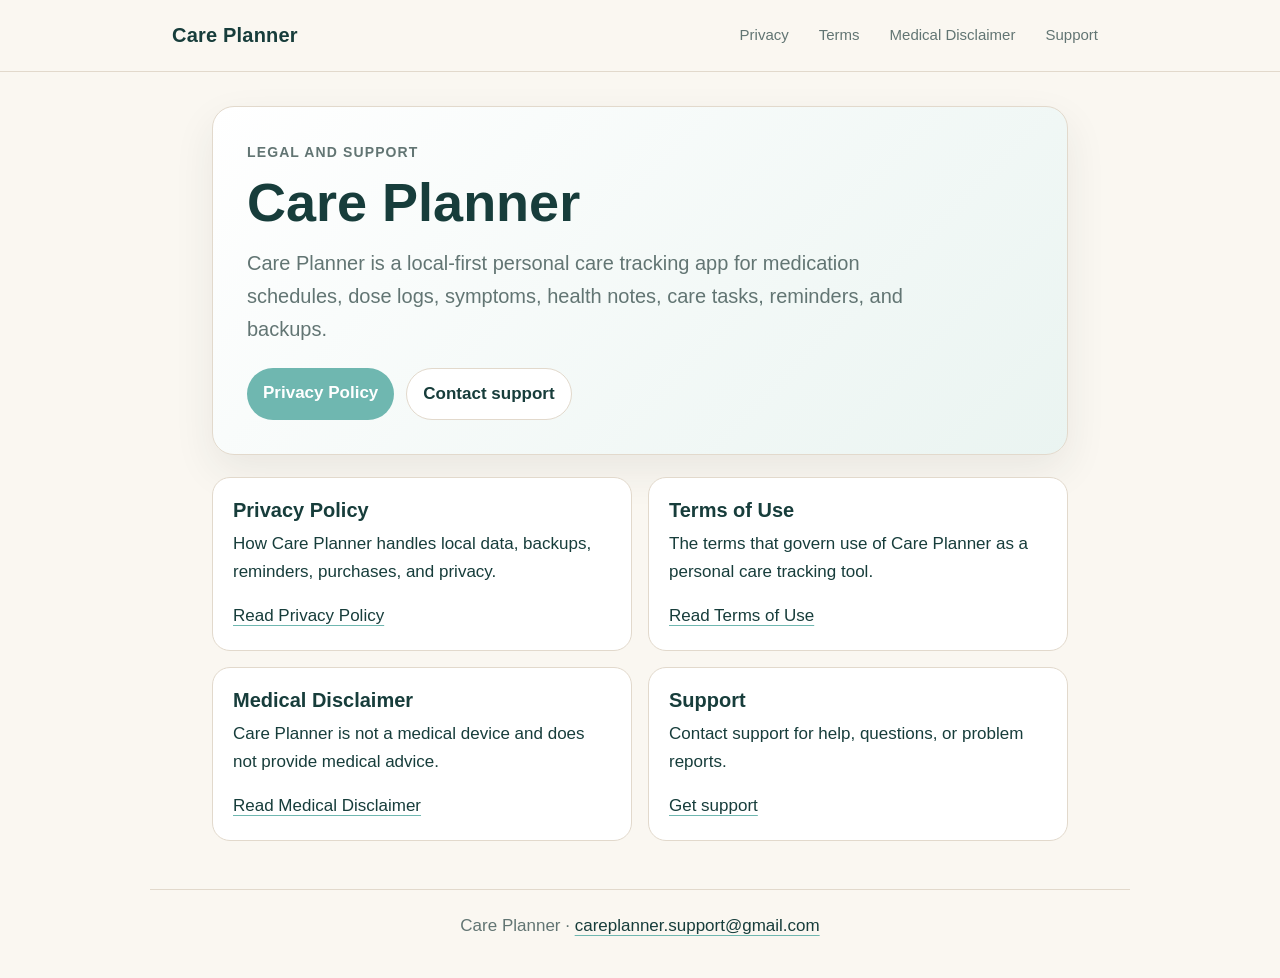
<file: index.html>
<!doctype html>
<html lang="en">
  <head>
    <meta charset="utf-8">
    <meta name="viewport" content="width=device-width, initial-scale=1">
    <title>Care Planner Legal</title>
    <link rel="stylesheet" href="styles.css">
  </head>
  <body>
    <header class="site-header">
      <nav class="nav" aria-label="Main navigation">
        <a class="brand" href="index.html">Care Planner</a>
        <div class="nav-links">
          <a href="privacy.html">Privacy</a>
          <a href="terms.html">Terms</a>
          <a href="medical-disclaimer.html">Medical Disclaimer</a>
          <a href="support.html">Support</a>
        </div>
      </nav>
    </header>

    <main>
      <section class="hero">
        <p class="eyebrow">Legal and support</p>
        <h1>Care Planner</h1>
        <p class="lead">Care Planner is a local-first personal care tracking app for medication schedules, dose logs, symptoms, health notes, care tasks, reminders, and backups.</p>
        <div class="button-row">
          <a class="button" href="privacy.html">Privacy Policy</a>
          <a class="button secondary" href="support.html">Contact support</a>
        </div>
      </section>

      <section class="cards" aria-label="Legal documents">
        <article class="card">
          <h2>Privacy Policy</h2>
          <p>How Care Planner handles local data, backups, reminders, purchases, and privacy.</p>
          <a href="privacy.html">Read Privacy Policy</a>
        </article>
        <article class="card">
          <h2>Terms of Use</h2>
          <p>The terms that govern use of Care Planner as a personal care tracking tool.</p>
          <a href="terms.html">Read Terms of Use</a>
        </article>
        <article class="card">
          <h2>Medical Disclaimer</h2>
          <p>Care Planner is not a medical device and does not provide medical advice.</p>
          <a href="medical-disclaimer.html">Read Medical Disclaimer</a>
        </article>
        <article class="card">
          <h2>Support</h2>
          <p>Contact support for help, questions, or problem reports.</p>
          <a href="support.html">Get support</a>
        </article>
      </section>
    </main>

    <footer class="site-footer">
      <p>Care Planner · <a href="mailto:careplanner.support@gmail.com">careplanner.support@gmail.com</a></p>
    </footer>
  </body>
</html>
</file>
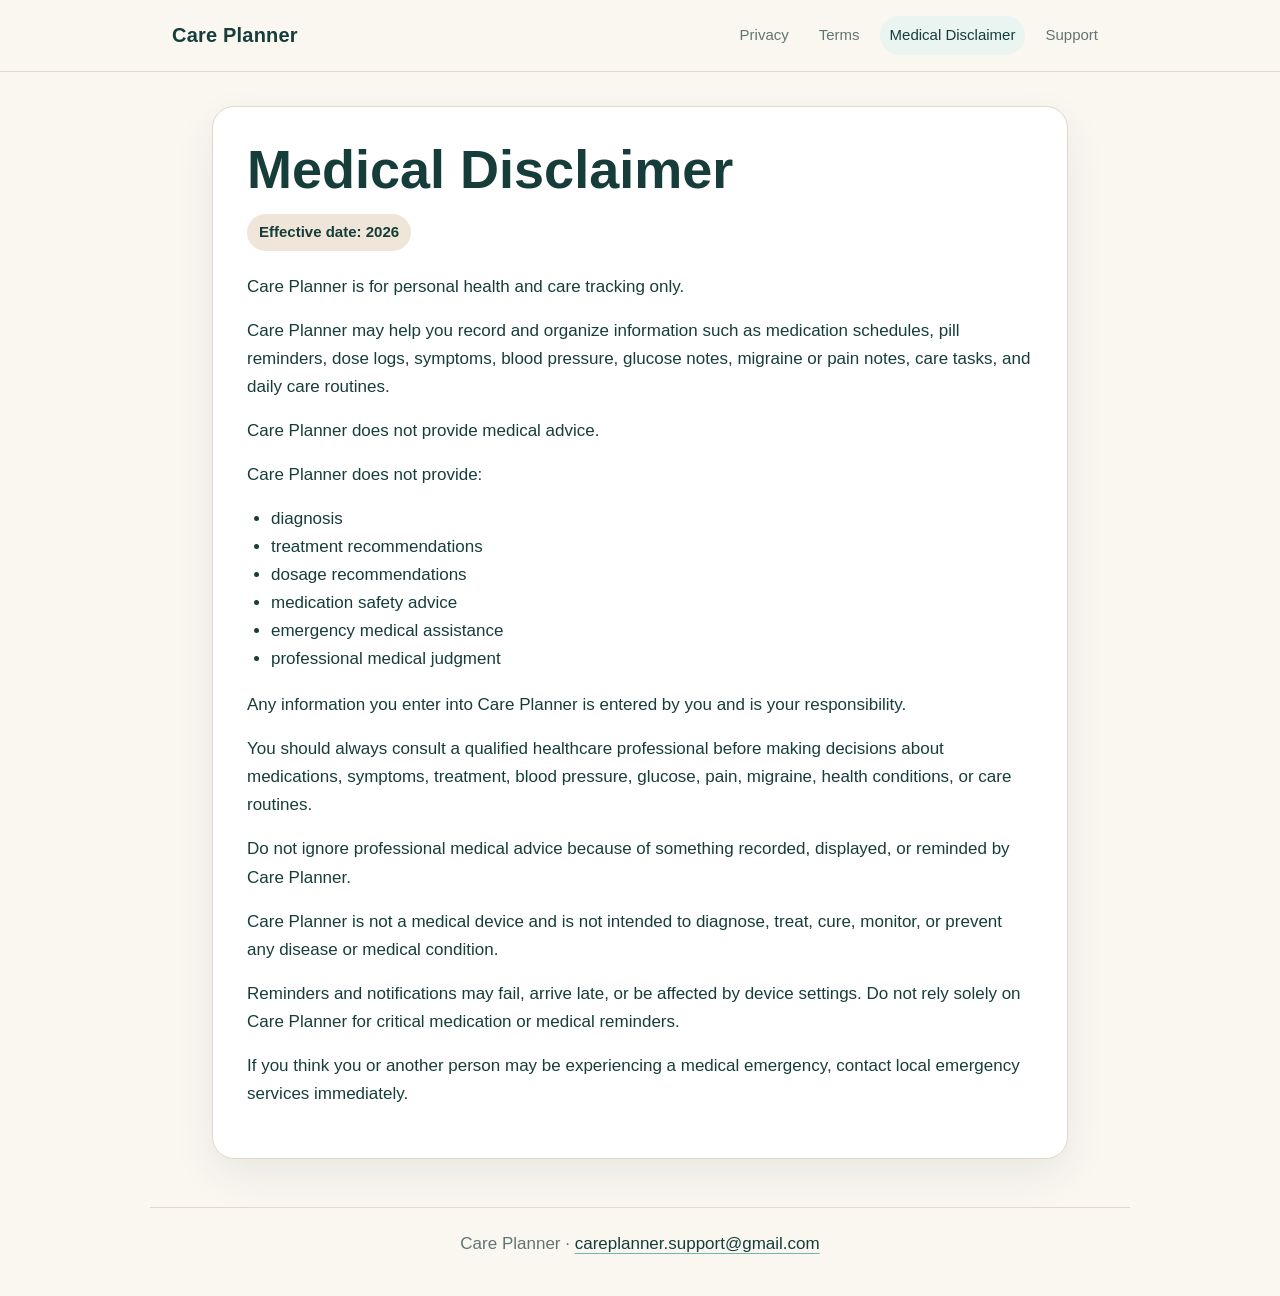
<file: medical-disclaimer.html>
<!doctype html>
<html lang="en">
  <head>
    <meta charset="utf-8">
    <meta name="viewport" content="width=device-width, initial-scale=1">
    <title>Medical Disclaimer | Care Planner</title>
    <link rel="stylesheet" href="styles.css">
  </head>
  <body>
    <header class="site-header">
      <nav class="nav" aria-label="Main navigation">
        <a class="brand" href="index.html">Care Planner</a>
        <div class="nav-links">
          <a href="privacy.html">Privacy</a>
          <a href="terms.html">Terms</a>
          <a class="active" href="medical-disclaimer.html">Medical Disclaimer</a>
          <a href="support.html">Support</a>
        </div>
      </nav>
    </header>

    <main>
      <article class="document">
        <h1>Medical Disclaimer</h1>
        <p class="effective-date">Effective date: 2026</p>
        <p>Care Planner is for personal health and care tracking only.</p>
        <p>Care Planner may help you record and organize information such as medication schedules, pill reminders, dose logs, symptoms, blood pressure, glucose notes, migraine or pain notes, care tasks, and daily care routines.</p>
        <p>Care Planner does not provide medical advice.</p>
        <p>Care Planner does not provide:</p>
        <ul>
          <li>diagnosis</li>
          <li>treatment recommendations</li>
          <li>dosage recommendations</li>
          <li>medication safety advice</li>
          <li>emergency medical assistance</li>
          <li>professional medical judgment</li>
        </ul>
        <p>Any information you enter into Care Planner is entered by you and is your responsibility.</p>
        <p>You should always consult a qualified healthcare professional before making decisions about medications, symptoms, treatment, blood pressure, glucose, pain, migraine, health conditions, or care routines.</p>
        <p>Do not ignore professional medical advice because of something recorded, displayed, or reminded by Care Planner.</p>
        <p>Care Planner is not a medical device and is not intended to diagnose, treat, cure, monitor, or prevent any disease or medical condition.</p>
        <p>Reminders and notifications may fail, arrive late, or be affected by device settings. Do not rely solely on Care Planner for critical medication or medical reminders.</p>
        <p>If you think you or another person may be experiencing a medical emergency, contact local emergency services immediately.</p>
      </article>
    </main>

    <footer class="site-footer">
      <p>Care Planner · <a href="mailto:careplanner.support@gmail.com">careplanner.support@gmail.com</a></p>
    </footer>
  </body>
</html>
</file>
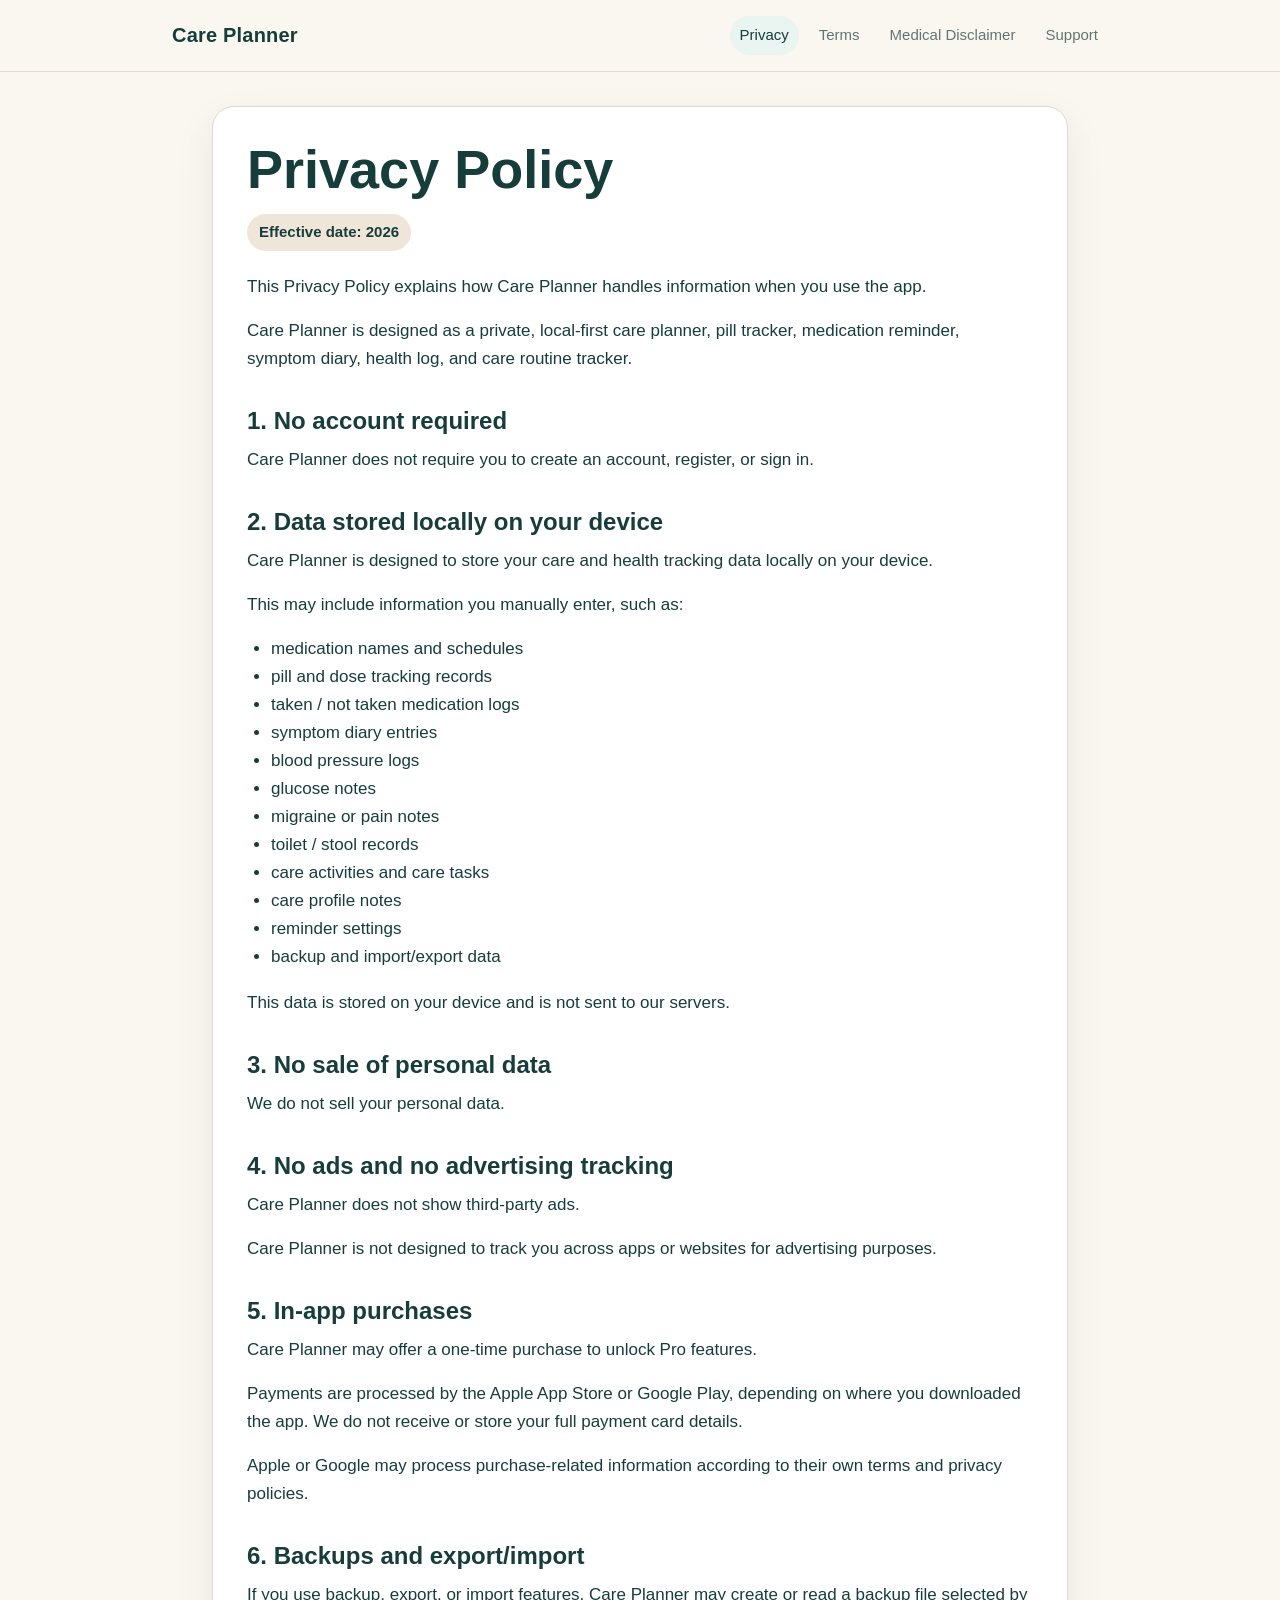
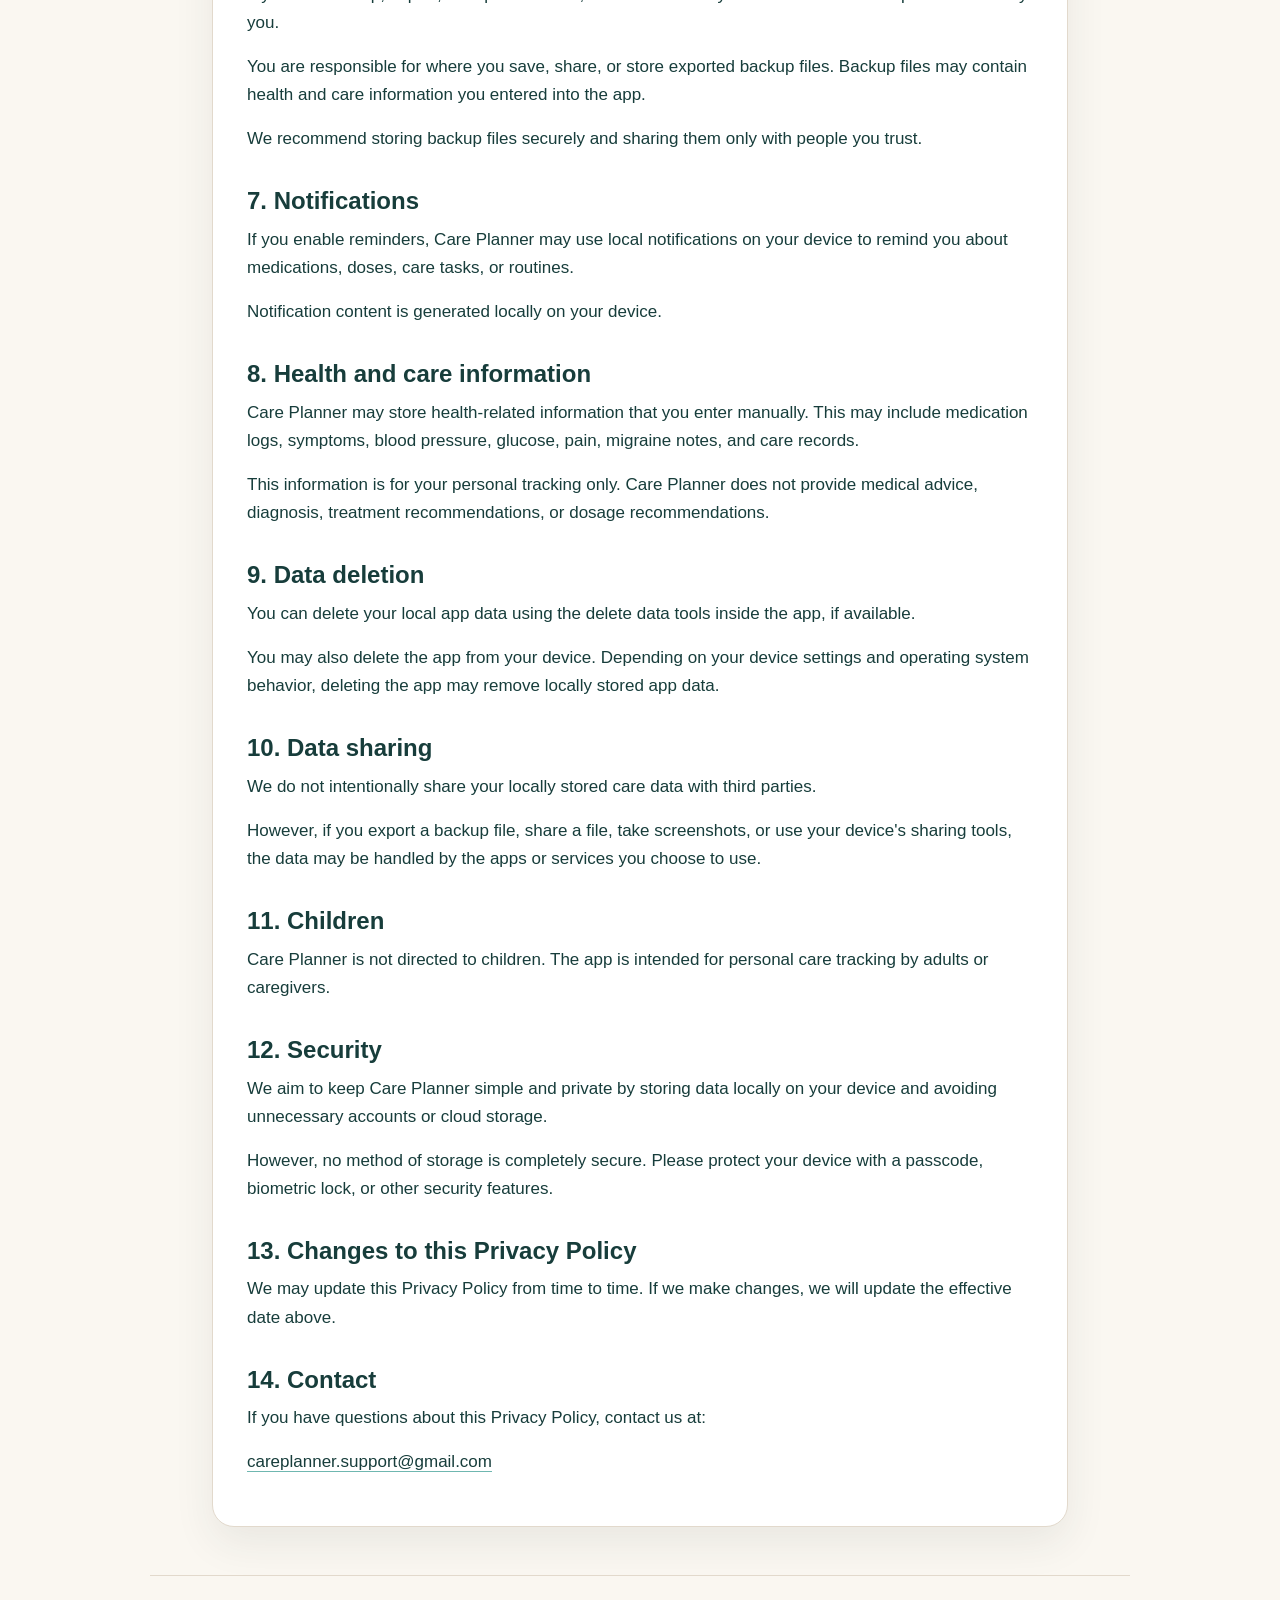
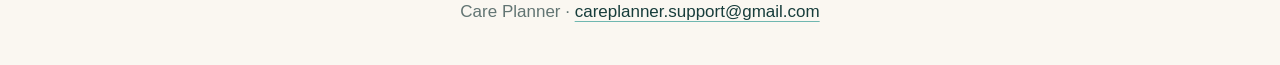
<file: privacy.html>
<!doctype html>
<html lang="en">
  <head>
    <meta charset="utf-8">
    <meta name="viewport" content="width=device-width, initial-scale=1">
    <title>Privacy Policy | Care Planner</title>
    <link rel="stylesheet" href="styles.css">
  </head>
  <body>
    <header class="site-header">
      <nav class="nav" aria-label="Main navigation">
        <a class="brand" href="index.html">Care Planner</a>
        <div class="nav-links">
          <a class="active" href="privacy.html">Privacy</a>
          <a href="terms.html">Terms</a>
          <a href="medical-disclaimer.html">Medical Disclaimer</a>
          <a href="support.html">Support</a>
        </div>
      </nav>
    </header>

    <main>
      <article class="document">
        <h1>Privacy Policy</h1>
        <p class="effective-date">Effective date: 2026</p>
        <p>This Privacy Policy explains how Care Planner handles information when you use the app.</p>
        <p>Care Planner is designed as a private, local-first care planner, pill tracker, medication reminder, symptom diary, health log, and care routine tracker.</p>

        <h2>1. No account required</h2>
        <p>Care Planner does not require you to create an account, register, or sign in.</p>

        <h2>2. Data stored locally on your device</h2>
        <p>Care Planner is designed to store your care and health tracking data locally on your device.</p>
        <p>This may include information you manually enter, such as:</p>
        <ul>
          <li>medication names and schedules</li>
          <li>pill and dose tracking records</li>
          <li>taken / not taken medication logs</li>
          <li>symptom diary entries</li>
          <li>blood pressure logs</li>
          <li>glucose notes</li>
          <li>migraine or pain notes</li>
          <li>toilet / stool records</li>
          <li>care activities and care tasks</li>
          <li>care profile notes</li>
          <li>reminder settings</li>
          <li>backup and import/export data</li>
        </ul>
        <p>This data is stored on your device and is not sent to our servers.</p>

        <h2>3. No sale of personal data</h2>
        <p>We do not sell your personal data.</p>

        <h2>4. No ads and no advertising tracking</h2>
        <p>Care Planner does not show third-party ads.</p>
        <p>Care Planner is not designed to track you across apps or websites for advertising purposes.</p>

        <h2>5. In-app purchases</h2>
        <p>Care Planner may offer a one-time purchase to unlock Pro features.</p>
        <p>Payments are processed by the Apple App Store or Google Play, depending on where you downloaded the app. We do not receive or store your full payment card details.</p>
        <p>Apple or Google may process purchase-related information according to their own terms and privacy policies.</p>

        <h2>6. Backups and export/import</h2>
        <p>If you use backup, export, or import features, Care Planner may create or read a backup file selected by you.</p>
        <p>You are responsible for where you save, share, or store exported backup files. Backup files may contain health and care information you entered into the app.</p>
        <p>We recommend storing backup files securely and sharing them only with people you trust.</p>

        <h2>7. Notifications</h2>
        <p>If you enable reminders, Care Planner may use local notifications on your device to remind you about medications, doses, care tasks, or routines.</p>
        <p>Notification content is generated locally on your device.</p>

        <h2>8. Health and care information</h2>
        <p>Care Planner may store health-related information that you enter manually. This may include medication logs, symptoms, blood pressure, glucose, pain, migraine notes, and care records.</p>
        <p>This information is for your personal tracking only. Care Planner does not provide medical advice, diagnosis, treatment recommendations, or dosage recommendations.</p>

        <h2>9. Data deletion</h2>
        <p>You can delete your local app data using the delete data tools inside the app, if available.</p>
        <p>You may also delete the app from your device. Depending on your device settings and operating system behavior, deleting the app may remove locally stored app data.</p>

        <h2>10. Data sharing</h2>
        <p>We do not intentionally share your locally stored care data with third parties.</p>
        <p>However, if you export a backup file, share a file, take screenshots, or use your device's sharing tools, the data may be handled by the apps or services you choose to use.</p>

        <h2>11. Children</h2>
        <p>Care Planner is not directed to children. The app is intended for personal care tracking by adults or caregivers.</p>

        <h2>12. Security</h2>
        <p>We aim to keep Care Planner simple and private by storing data locally on your device and avoiding unnecessary accounts or cloud storage.</p>
        <p>However, no method of storage is completely secure. Please protect your device with a passcode, biometric lock, or other security features.</p>

        <h2>13. Changes to this Privacy Policy</h2>
        <p>We may update this Privacy Policy from time to time. If we make changes, we will update the effective date above.</p>

        <h2>14. Contact</h2>
        <p>If you have questions about this Privacy Policy, contact us at:</p>
        <p><a href="mailto:careplanner.support@gmail.com">careplanner.support@gmail.com</a></p>
      </article>
    </main>

    <footer class="site-footer">
      <p>Care Planner · <a href="mailto:careplanner.support@gmail.com">careplanner.support@gmail.com</a></p>
    </footer>
  </body>
</html>
</file>
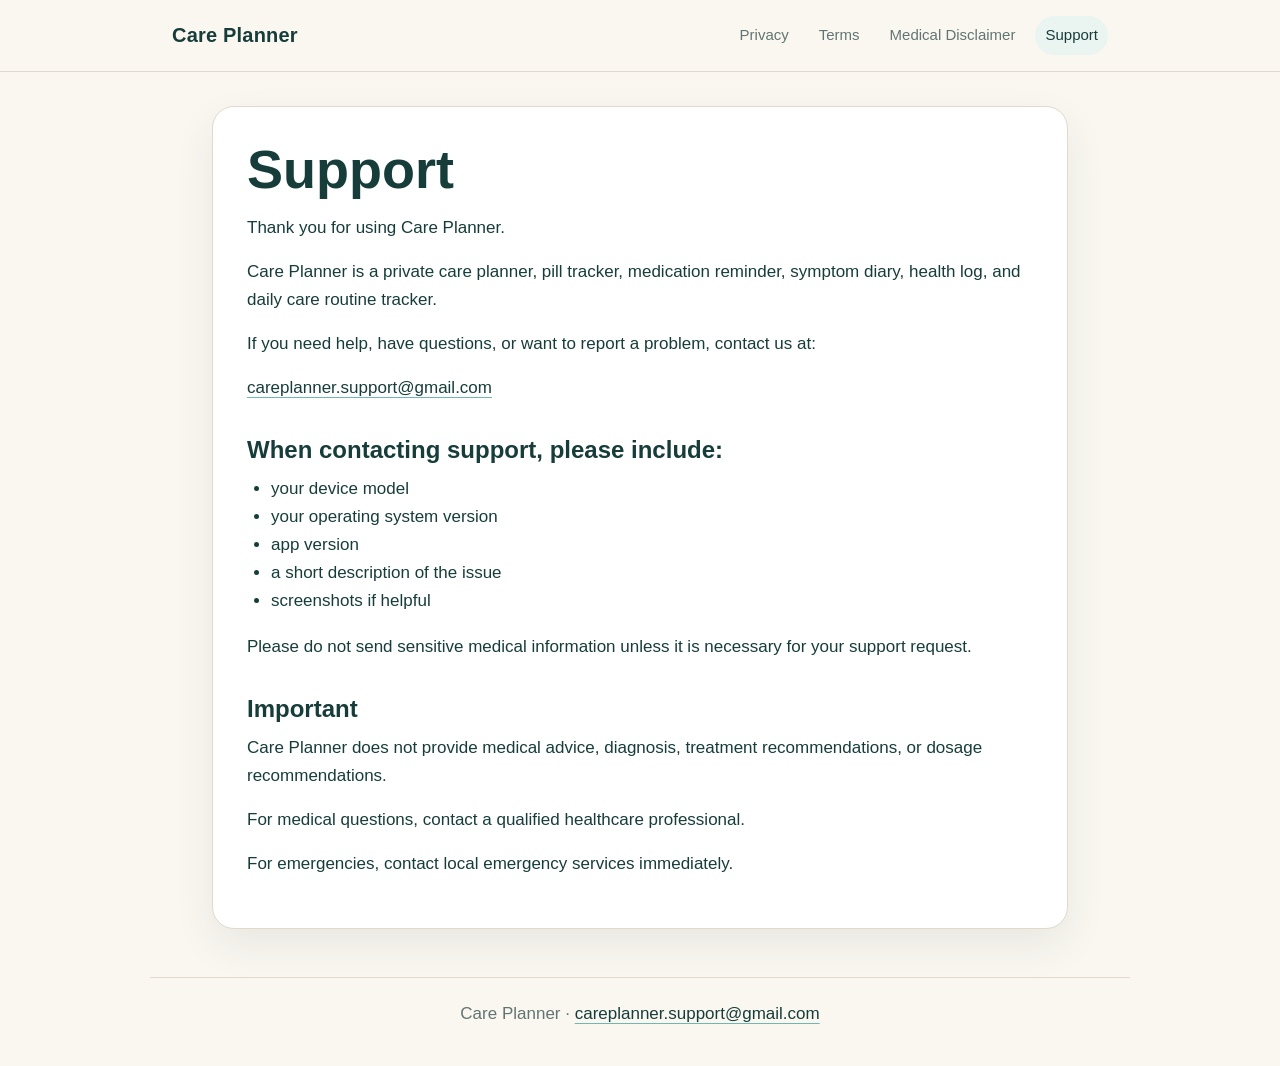
<file: support.html>
<!doctype html>
<html lang="en">
  <head>
    <meta charset="utf-8">
    <meta name="viewport" content="width=device-width, initial-scale=1">
    <title>Support | Care Planner</title>
    <link rel="stylesheet" href="styles.css">
  </head>
  <body>
    <header class="site-header">
      <nav class="nav" aria-label="Main navigation">
        <a class="brand" href="index.html">Care Planner</a>
        <div class="nav-links">
          <a href="privacy.html">Privacy</a>
          <a href="terms.html">Terms</a>
          <a href="medical-disclaimer.html">Medical Disclaimer</a>
          <a class="active" href="support.html">Support</a>
        </div>
      </nav>
    </header>

    <main>
      <article class="document">
        <h1>Support</h1>
        <p>Thank you for using Care Planner.</p>
        <p>Care Planner is a private care planner, pill tracker, medication reminder, symptom diary, health log, and daily care routine tracker.</p>
        <p>If you need help, have questions, or want to report a problem, contact us at:</p>
        <p><a href="mailto:careplanner.support@gmail.com">careplanner.support@gmail.com</a></p>

        <h2>When contacting support, please include:</h2>
        <ul>
          <li>your device model</li>
          <li>your operating system version</li>
          <li>app version</li>
          <li>a short description of the issue</li>
          <li>screenshots if helpful</li>
        </ul>

        <p>Please do not send sensitive medical information unless it is necessary for your support request.</p>

        <h2>Important</h2>
        <p>Care Planner does not provide medical advice, diagnosis, treatment recommendations, or dosage recommendations.</p>
        <p>For medical questions, contact a qualified healthcare professional.</p>
        <p>For emergencies, contact local emergency services immediately.</p>
      </article>
    </main>

    <footer class="site-footer">
      <p>Care Planner · <a href="mailto:careplanner.support@gmail.com">careplanner.support@gmail.com</a></p>
    </footer>
  </body>
</html>
</file>
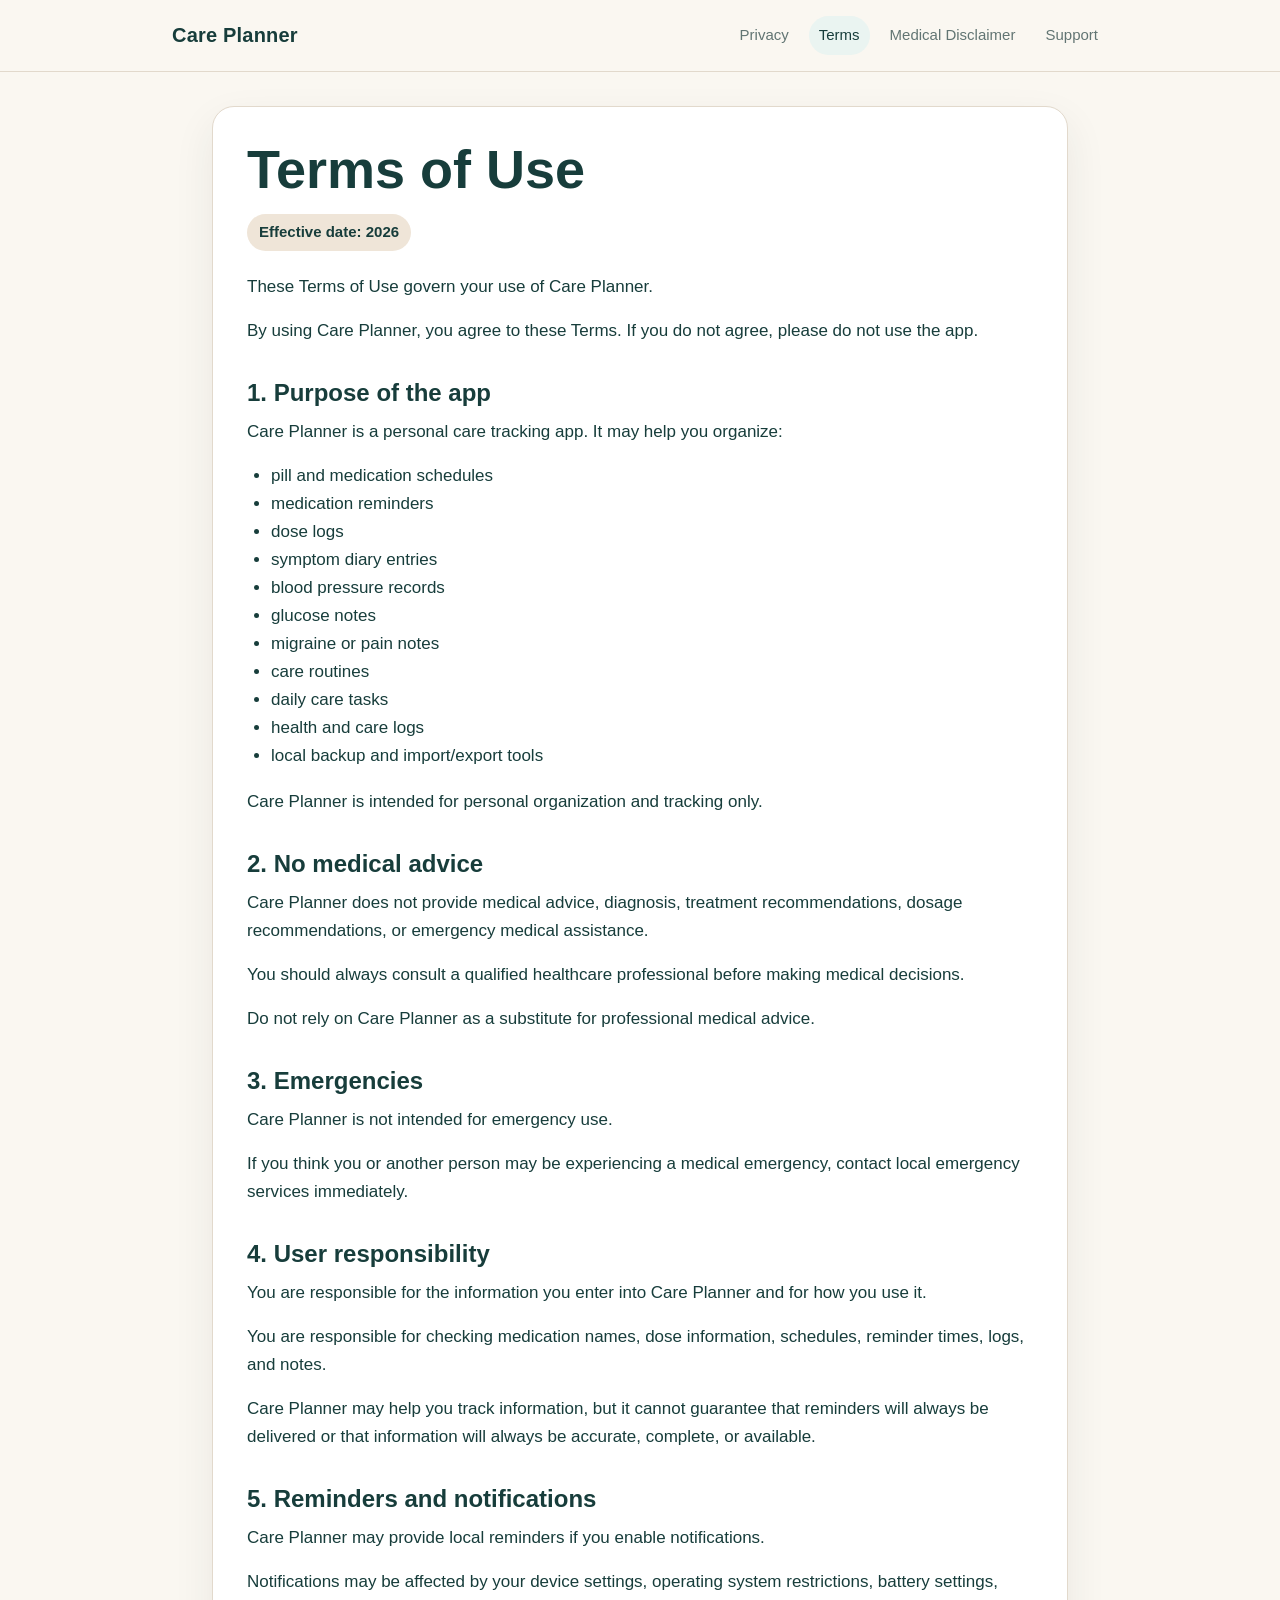
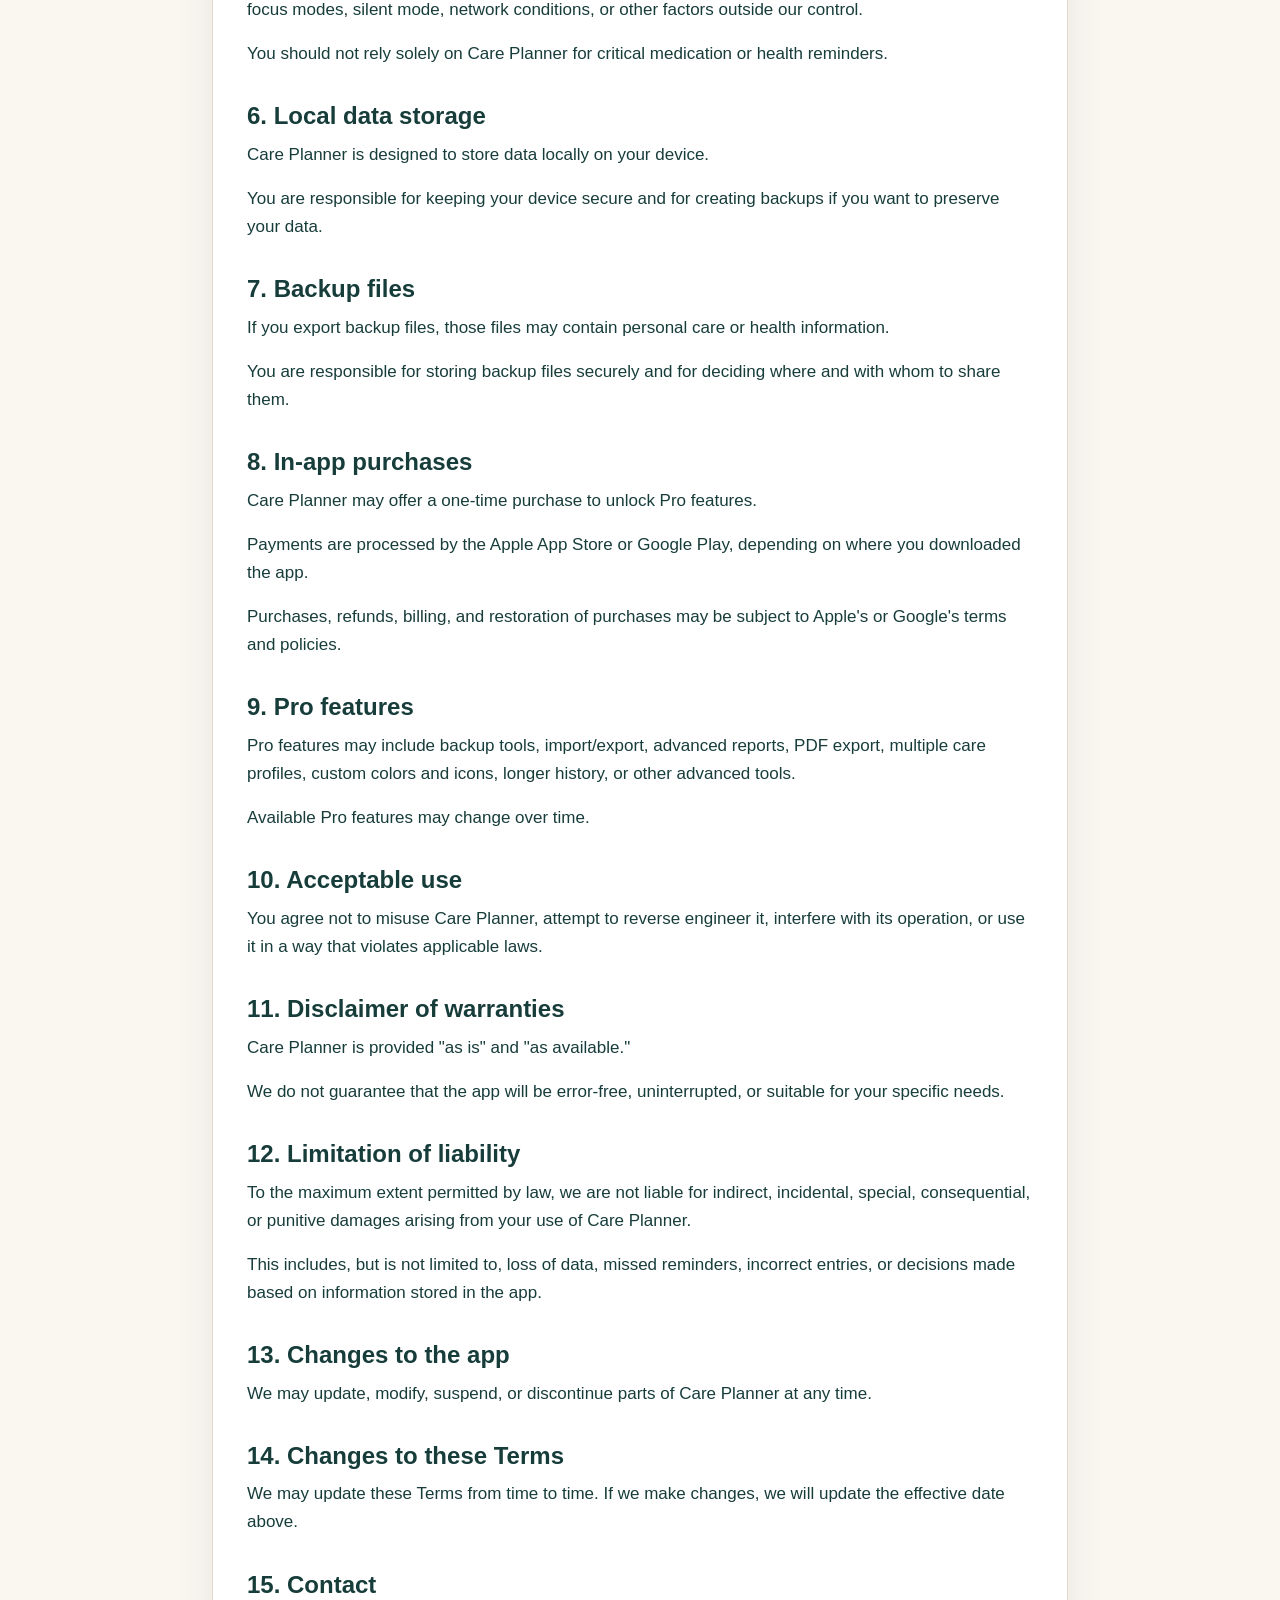
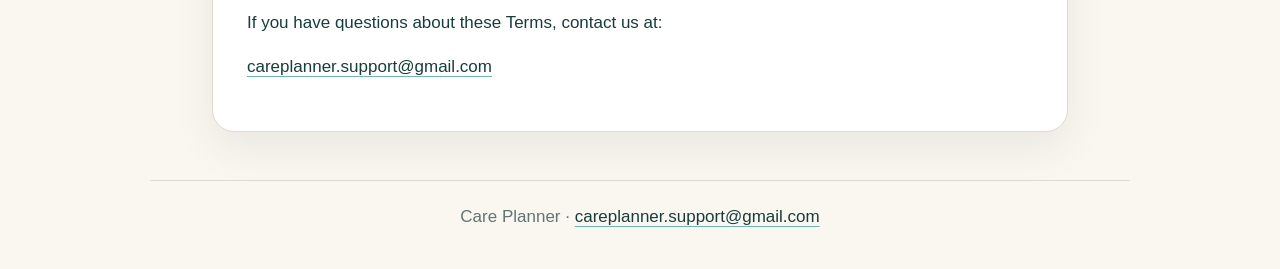
<file: terms.html>
<!doctype html>
<html lang="en">
  <head>
    <meta charset="utf-8">
    <meta name="viewport" content="width=device-width, initial-scale=1">
    <title>Terms of Use | Care Planner</title>
    <link rel="stylesheet" href="styles.css">
  </head>
  <body>
    <header class="site-header">
      <nav class="nav" aria-label="Main navigation">
        <a class="brand" href="index.html">Care Planner</a>
        <div class="nav-links">
          <a href="privacy.html">Privacy</a>
          <a class="active" href="terms.html">Terms</a>
          <a href="medical-disclaimer.html">Medical Disclaimer</a>
          <a href="support.html">Support</a>
        </div>
      </nav>
    </header>

    <main>
      <article class="document">
        <h1>Terms of Use</h1>
        <p class="effective-date">Effective date: 2026</p>
        <p>These Terms of Use govern your use of Care Planner.</p>
        <p>By using Care Planner, you agree to these Terms. If you do not agree, please do not use the app.</p>

        <h2>1. Purpose of the app</h2>
        <p>Care Planner is a personal care tracking app. It may help you organize:</p>
        <ul>
          <li>pill and medication schedules</li>
          <li>medication reminders</li>
          <li>dose logs</li>
          <li>symptom diary entries</li>
          <li>blood pressure records</li>
          <li>glucose notes</li>
          <li>migraine or pain notes</li>
          <li>care routines</li>
          <li>daily care tasks</li>
          <li>health and care logs</li>
          <li>local backup and import/export tools</li>
        </ul>
        <p>Care Planner is intended for personal organization and tracking only.</p>

        <h2>2. No medical advice</h2>
        <p>Care Planner does not provide medical advice, diagnosis, treatment recommendations, dosage recommendations, or emergency medical assistance.</p>
        <p>You should always consult a qualified healthcare professional before making medical decisions.</p>
        <p>Do not rely on Care Planner as a substitute for professional medical advice.</p>

        <h2>3. Emergencies</h2>
        <p>Care Planner is not intended for emergency use.</p>
        <p>If you think you or another person may be experiencing a medical emergency, contact local emergency services immediately.</p>

        <h2>4. User responsibility</h2>
        <p>You are responsible for the information you enter into Care Planner and for how you use it.</p>
        <p>You are responsible for checking medication names, dose information, schedules, reminder times, logs, and notes.</p>
        <p>Care Planner may help you track information, but it cannot guarantee that reminders will always be delivered or that information will always be accurate, complete, or available.</p>

        <h2>5. Reminders and notifications</h2>
        <p>Care Planner may provide local reminders if you enable notifications.</p>
        <p>Notifications may be affected by your device settings, operating system restrictions, battery settings, focus modes, silent mode, network conditions, or other factors outside our control.</p>
        <p>You should not rely solely on Care Planner for critical medication or health reminders.</p>

        <h2>6. Local data storage</h2>
        <p>Care Planner is designed to store data locally on your device.</p>
        <p>You are responsible for keeping your device secure and for creating backups if you want to preserve your data.</p>

        <h2>7. Backup files</h2>
        <p>If you export backup files, those files may contain personal care or health information.</p>
        <p>You are responsible for storing backup files securely and for deciding where and with whom to share them.</p>

        <h2>8. In-app purchases</h2>
        <p>Care Planner may offer a one-time purchase to unlock Pro features.</p>
        <p>Payments are processed by the Apple App Store or Google Play, depending on where you downloaded the app.</p>
        <p>Purchases, refunds, billing, and restoration of purchases may be subject to Apple's or Google's terms and policies.</p>

        <h2>9. Pro features</h2>
        <p>Pro features may include backup tools, import/export, advanced reports, PDF export, multiple care profiles, custom colors and icons, longer history, or other advanced tools.</p>
        <p>Available Pro features may change over time.</p>

        <h2>10. Acceptable use</h2>
        <p>You agree not to misuse Care Planner, attempt to reverse engineer it, interfere with its operation, or use it in a way that violates applicable laws.</p>

        <h2>11. Disclaimer of warranties</h2>
        <p>Care Planner is provided "as is" and "as available."</p>
        <p>We do not guarantee that the app will be error-free, uninterrupted, or suitable for your specific needs.</p>

        <h2>12. Limitation of liability</h2>
        <p>To the maximum extent permitted by law, we are not liable for indirect, incidental, special, consequential, or punitive damages arising from your use of Care Planner.</p>
        <p>This includes, but is not limited to, loss of data, missed reminders, incorrect entries, or decisions made based on information stored in the app.</p>

        <h2>13. Changes to the app</h2>
        <p>We may update, modify, suspend, or discontinue parts of Care Planner at any time.</p>

        <h2>14. Changes to these Terms</h2>
        <p>We may update these Terms from time to time. If we make changes, we will update the effective date above.</p>

        <h2>15. Contact</h2>
        <p>If you have questions about these Terms, contact us at:</p>
        <p><a href="mailto:careplanner.support@gmail.com">careplanner.support@gmail.com</a></p>
      </article>
    </main>

    <footer class="site-footer">
      <p>Care Planner · <a href="mailto:careplanner.support@gmail.com">careplanner.support@gmail.com</a></p>
    </footer>
  </body>
</html>
</file>
<file: styles.css>
:root {
  --background: #faf7f1;
  --surface: #ffffff;
  --ink: #173d3b;
  --muted: #627573;
  --accent: #6fb7b0;
  --accent-soft: #eaf4f1;
  --beige: #efe5d8;
  --border: #e2d9cc;
  --shadow: rgba(38, 50, 56, 0.08);
}

* {
  box-sizing: border-box;
}

body {
  margin: 0;
  background: var(--background);
  color: var(--ink);
  font-family: -apple-system, BlinkMacSystemFont, "Segoe UI", sans-serif;
  font-size: 17px;
  line-height: 1.65;
}

a {
  color: var(--ink);
  text-decoration-color: var(--accent);
  text-underline-offset: 4px;
}

.site-header {
  background: rgba(250, 247, 241, 0.94);
  border-bottom: 1px solid var(--border);
  position: sticky;
  top: 0;
  z-index: 1;
}

.nav {
  align-items: center;
  display: flex;
  gap: 16px;
  justify-content: space-between;
  margin: 0 auto;
  max-width: 980px;
  padding: 16px 22px;
}

.brand {
  font-size: 20px;
  font-weight: 750;
  letter-spacing: 0.01em;
  text-decoration: none;
}

.nav-links {
  display: flex;
  flex-wrap: wrap;
  gap: 10px;
  justify-content: flex-end;
}

.nav-links a {
  border-radius: 999px;
  color: var(--muted);
  font-size: 15px;
  padding: 7px 10px;
  text-decoration: none;
}

.nav-links a:hover,
.nav-links a.active {
  background: var(--accent-soft);
  color: var(--ink);
}

main {
  margin: 0 auto;
  max-width: 900px;
  padding: 34px 22px 48px;
}

.hero,
.document {
  background: var(--surface);
  border: 1px solid var(--border);
  border-radius: 22px;
  box-shadow: 0 16px 40px var(--shadow);
  padding: 34px;
}

.hero {
  background: linear-gradient(135deg, var(--surface), var(--accent-soft));
}

.eyebrow {
  color: var(--muted);
  font-size: 14px;
  font-weight: 700;
  letter-spacing: 0.08em;
  margin: 0 0 10px;
  text-transform: uppercase;
}

h1 {
  font-size: clamp(34px, 6vw, 54px);
  line-height: 1.06;
  margin: 0 0 16px;
}

h2 {
  font-size: 24px;
  line-height: 1.2;
  margin: 34px 0 10px;
}

h3 {
  font-size: 19px;
  margin: 24px 0 8px;
}

p {
  margin: 0 0 16px;
}

ul {
  margin: 0 0 18px;
  padding-left: 24px;
}

.lead {
  color: var(--muted);
  font-size: 20px;
  max-width: 680px;
}

.effective-date {
  background: var(--beige);
  border-radius: 999px;
  color: var(--ink);
  display: inline-block;
  font-size: 15px;
  font-weight: 650;
  margin: 0 0 22px;
  padding: 6px 12px;
}

.cards {
  display: grid;
  gap: 16px;
  grid-template-columns: repeat(2, minmax(0, 1fr));
  margin-top: 22px;
}

.card {
  background: var(--surface);
  border: 1px solid var(--border);
  border-radius: 18px;
  padding: 20px;
}

.card h2 {
  font-size: 20px;
  margin: 0 0 8px;
}

.button-row {
  display: flex;
  flex-wrap: wrap;
  gap: 12px;
  margin-top: 22px;
}

.button {
  background: var(--accent);
  border-radius: 999px;
  color: #ffffff;
  display: inline-block;
  font-weight: 700;
  padding: 11px 16px;
  text-decoration: none;
}

.button.secondary {
  background: var(--surface);
  border: 1px solid var(--border);
  color: var(--ink);
}

.site-footer {
  border-top: 1px solid var(--border);
  color: var(--muted);
  margin: 0 auto;
  max-width: 980px;
  padding: 22px;
  text-align: center;
}

@media (max-width: 720px) {
  body {
    font-size: 16px;
  }

  .nav {
    align-items: flex-start;
    flex-direction: column;
  }

  .nav-links {
    justify-content: flex-start;
  }

  main {
    padding: 22px 14px 36px;
  }

  .hero,
  .document {
    border-radius: 18px;
    padding: 24px;
  }

  .cards {
    grid-template-columns: 1fr;
  }
}
</file>
